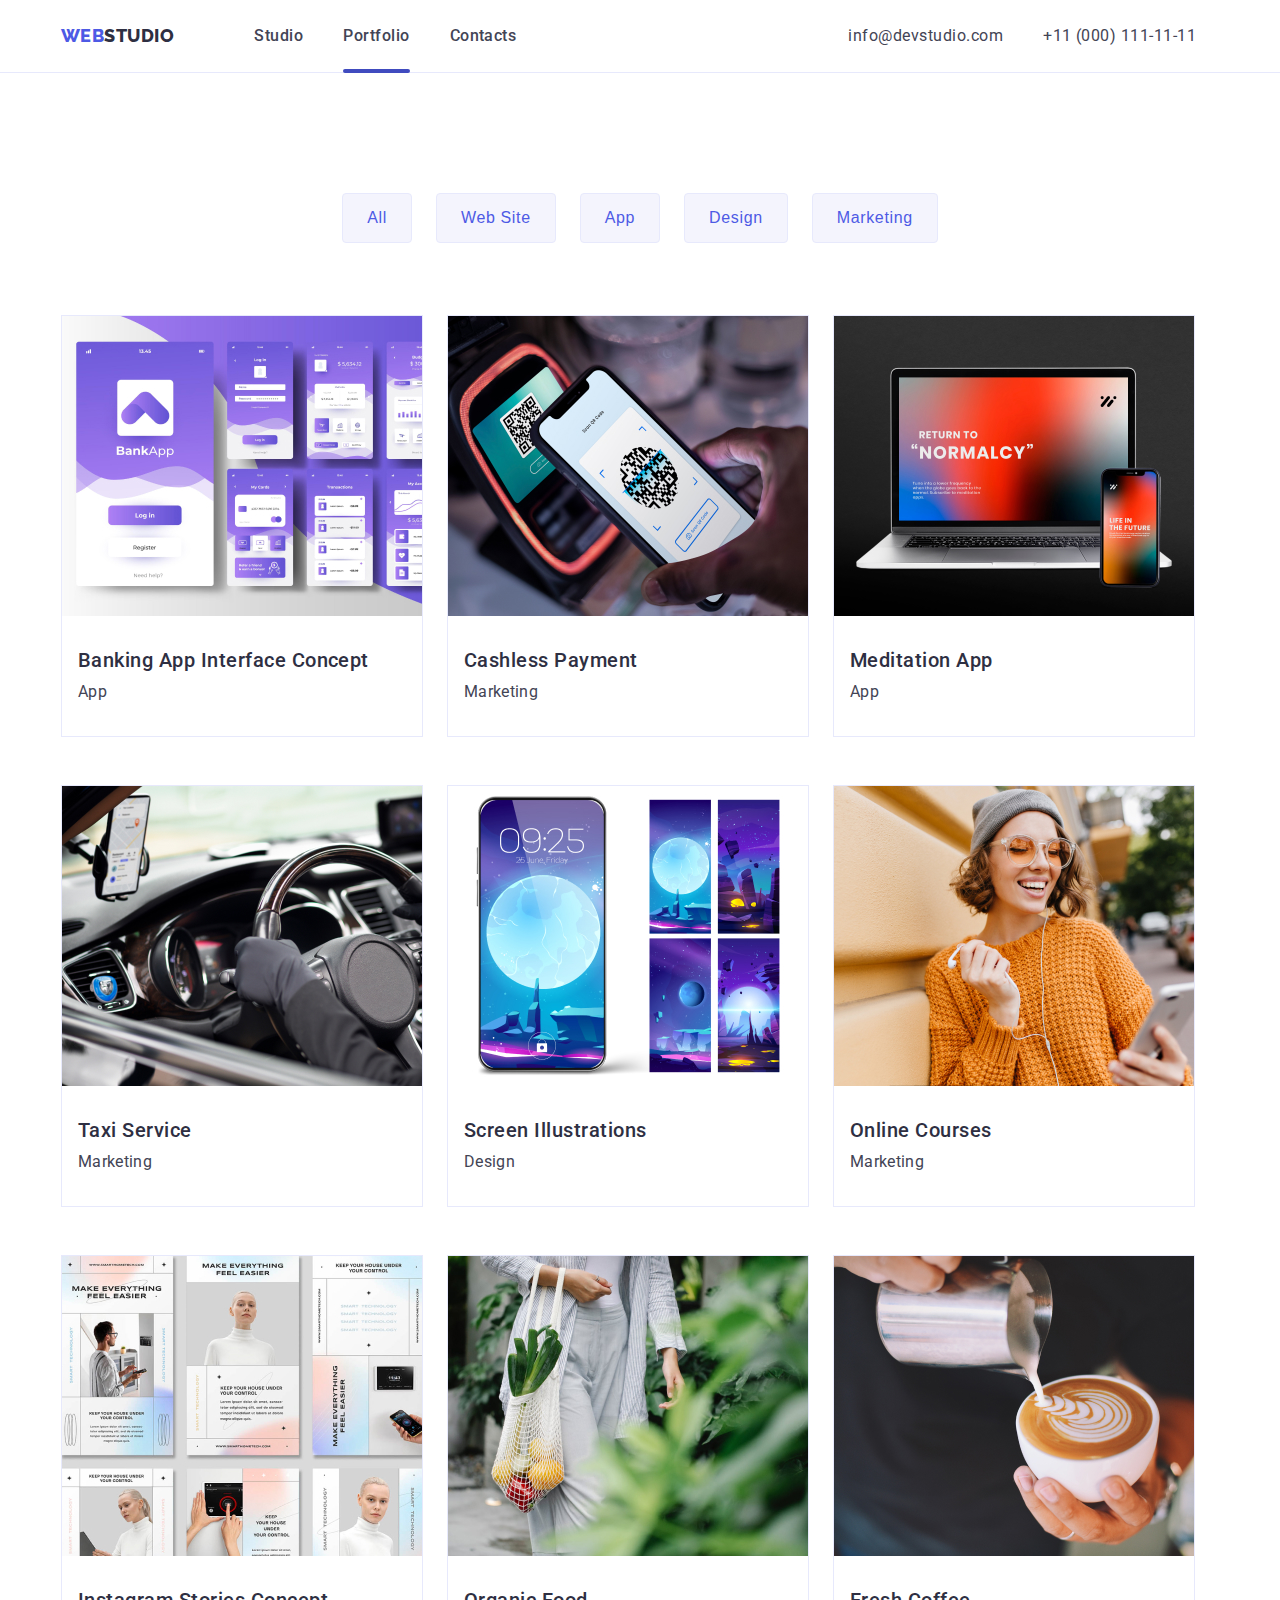
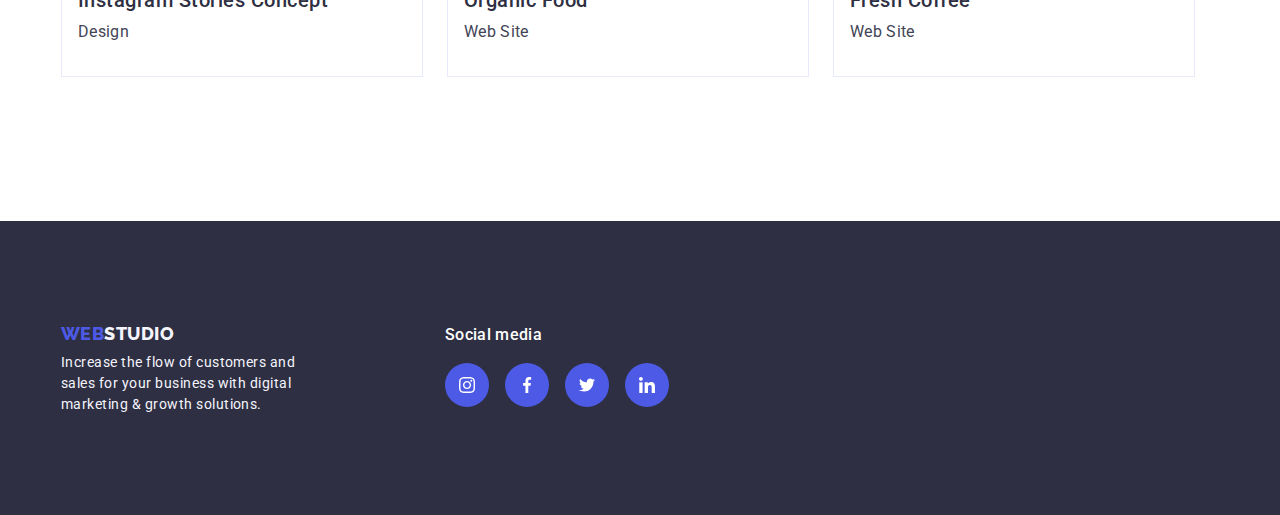
<file: portfolio.html>
<!DOCTYPE html>
<html lang="en">
<meta charset="UTF-8" />
<title>Portfolio</title>
<link rel="stylesheet" href="css/style.css" />
<link href="https://fonts.googleapis.com/css2?family=Raleway:wght@800&family=Roboto:wght@400;500;700;900&display=swap"
  rel="stylesheet" />

<body>
  <header class="main-header">
    <div class="header-container">
      <div class="menu">
        <nav class="main-header-nav">
          <a class="header-logo" href="index.html">WEB<span class="header-logo1">STUDIO</span></a>
          <ul class="nav-menu">
            <li>
              <a class="header-nav-link" href="index.html">Studio</a>
            </li>
            <li>
              <a class="header-nav-link menu-active" href="portfolio.html">Portfolio</a>
            </li>
            <li>
              <a class="header-nav-link" href="/">Contacts</a>
            </li>
          </ul>
        </nav>
        <address class="menu-contacts">
          <a class="main-header-ctas-items" href="mailto:info@devstudio.com">info@devstudio.com</a>
          <a class="main-header-ctas-items" href="tel:+11(000)111-11-11">+11 (000) 111-11-11</a>
        </address>
      </div>
    </div>
  </header>
  <main>
    <section class="feature-section">
      <div class="button-container">
        <h1 hidden>Features</h1>
        <ul class="buttons">
          <li><button class="button" type="button">All</button></li>
          <li><button class="button" type="button">Web Site</button></li>
          <li><button class="button" type="button">App</button></li>
          <li><button class="button" type="button">Design</button></li>
          <li><button class="button" type="button">Marketing</button></li>
        </ul>
        <ul class="features">
          <li class="feature-list">
            <a href="#" class="feature-card">
              <div class="feature-text">
                <img src="./images/projectcard1.jpg" alt="Mobile-Application" width="360" height="300" />
                <p class="feature-image-text">
                  14 Stylish and User-Friendly App Design Concepts · Task Manager App · Calorie Tracker App · Exotic
                  Fruit
                  Ecommerce App ·
                  Cloud Storage App
                </p>
              </div>
              <div class="feature-list-description">
                <h3 class="feature-heading">Banking App Interface Concept</h3>
                <p class="feature-desc">App</p>
              </div>
            </a>
          </li>
          <li class="feature-list">
            <a href="#" class="feature-card">
              <div class="feature-text">
                <img src="./images/projectcard2.jpg" alt="Scanning QR Code in phone camera" width="360" height="300" />
                <p class="feature-image-text">
                  14 Stylish and User-Friendly App Design Concepts · Task Manager App · Calorie Tracker App · Exotic
                  Fruit
                  Ecommerce App ·
                  Cloud Storage App
                </p>
              </div>
              <div class="feature-list-description">
                <h3 class="feature-heading">Cashless Payment</h3>
                <p class="feature-desc">Marketing</p>
              </div>
            </a>
          </li>
          <li class="feature-list">
            <a href="#" class="feature-card">
              <div class="feature-text">
                <img src="./images/projectcard3.jpg" alt="Laptop and Cellphone" width="360" height="300" />
                <p class="feature-image-text">
                  14 Stylish and User-Friendly App Design Concepts · Task Manager App · Calorie Tracker App · Exotic
                  Fruit
                  Ecommerce App ·
                  Cloud Storage App
                </p>
              </div>
              <div class="feature-list-description">
                <h3 class="feature-heading">Meditation App</h3>
                <p class="feature-desc">App</p>
              </div>
            </a>
          </li>
          <li class="feature-list">
            <a href="#" class="feature-card">
              <div class="feature-text">
                <img src="./images/projectcard1sec2.jpg" alt="Driving with phone navigation" width="360" height="300" />
                <p class="feature-image-text">
                  14 Stylish and User-Friendly App Design Concepts · Task Manager App · Calorie Tracker App · Exotic
                  Fruit
                  Ecommerce App ·
                  Cloud Storage App
                </p>
              </div>
              <div class="feature-list-description">
                <h3 class="feature-heading">Taxi Service</h3>
                <p class="feature-desc">Marketing</p>
              </div>
            </a>
          </li>
          <li class="feature-list">
            <a href="#" class="feature-card">
              <div class="feature-text">
                <img src="./images/projectcard2sec2.jpg" alt="Phone with wallpapers" width="360" height="300" />
                <p class="feature-image-text">
                  14 Stylish and User-Friendly App Design Concepts · Task Manager App · Calorie Tracker App · Exotic
                  Fruit
                  Ecommerce App ·
                  Cloud Storage App
                </p>
              </div>
              <div class="feature-list-description">
                <h3 class="feature-heading">Screen Illustrations</h3>
                <p class="feature-desc">Design</p>
              </div>
            </a>
          </li>
          <li class="feature-list">
            <a href="#" class="feature-card">
              <div class="feature-text">
                <img src="./images/projectcard3sec2.jpg" alt="Girl using her phone" width="360" height="300" />
                <p class="feature-image-text">
                  14 Stylish and User-Friendly App Design Concepts · Task Manager App · Calorie Tracker App · Exotic
                  Fruit
                  Ecommerce App ·
                  Cloud Storage App
                </p>
              </div>
              <div class="feature-list-description">
                <h3 class="feature-heading">Online Courses</h3>
                <p class="feature-desc">Marketing</p>
              </div>
            </a>
          </li>
          <li class="feature-list">
            <a href="#" class="feature-card">
              <div class="feature-text">
                <img src="./images/projectcard1sec3.jpg" alt="Website Platform" width="360" height="300" />
                <p class="feature-image-text">
                  14 Stylish and User-Friendly App Design Concepts · Task Manager App · Calorie Tracker App · Exotic
                  Fruit
                  Ecommerce App ·
                  Cloud Storage App
                </p>
              </div>
              <div class="feature-list-description">
                <h3 class="feature-heading">Instagram Stories Concept</h3>
                <p class="feature-desc">Design</p>
              </div>
            </a>
          </li>
          <li class="feature-list">
            <a href="#" class="feature-card">
              <div class="feature-text">
                <img src="./images/projectcard2sec3.jpg" alt="Fruits on a basket" width="360" height="300" />
                <p class="feature-image-text">
                  14 Stylish and User-Friendly App Design Concepts · Task Manager App · Calorie Tracker App · Exotic
                  Fruit
                  Ecommerce App ·
                  Cloud Storage App
                </p>
              </div>
              <div class="feature-list-description">
                <h3 class="feature-heading">Organic Food</h3>
                <p class="feature-desc">Web Site</p>
              </div>
            </a>
          </li>
          <li class="feature-list">
            <a href="#" class="feature-card">
              <div class="feature-text">
                <img src="./images/projectcard3sec3.jpg" alt="Cup filled with coffee" width="360" height="300" />
                <p class="feature-image-text">
                  14 Stylish and User-Friendly App Design Concepts · Task Manager App · Calorie Tracker App · Exotic
                  Fruit
                  Ecommerce App ·
                  Cloud Storage App
                </p>
              </div>
              <div class="feature-list-description">
                <h3 class="feature-heading">Fresh Coffee</h3>
                <p class="feature-desc">Web Site</p>
              </div>
            </a>
          </li>
        </ul>
    </section>
  </main>
  <footer class="footer">
    <div class="footer-container">
      <ul class="footer-contents">
        <div class="footer-logo-content">
          <li><a class="footer-logo" href="index.html">WEB<span class="footer-logo1">STUDIO</span></a></li>
          <li>
            <p class="footer-desc">
              Increase the flow of customers and sales for your business with digital
              marketing & growth solutions.
            </p>
          </li>
        </div>
        <div class="footer-social">
          <li>
            <h2 class="footer-icon-title">Social media</h2>
          </li>
          <li>
            <div class="footer-icon-container">
              <ul class="footer-social-icons">
                <li class="footer-social-list">
                  <svg class="social-icons">
                    <use href="./images/icons.svg#instagram" />
                  </svg>
                </li>
                <li class="footer-social-list">
                  <svg class="social-icons">
                    <use href="./images/icons.svg#facebook" />
                  </svg>
                </li>
                <li class="footer-social-list">
                  <svg class="social-icons">
                    <use href="./images/icons.svg#twitter" />
                  </svg>
                </li>
                <li class="footer-social-list">
                  <svg class="social-icons">
                    <use href="./images/icons.svg#linkedin" />
                  </svg>
                </li>
              </ul>
            </div>
          </li>
        </div>
      </ul>
    </div>
  </footer>
</body>

</html>
</file>
<file: css/style.css>
:root {
    --cornflower: #E7E9FC;
    --iris: #4D5AE5;
    --navyblue: #2E2F42;
    --slate: #434455;
    --white: #FFF;
    --cloud: #F4F4FD;
    --ocean: #404BBF;
    --text-color: #757575;
    --light-slate: #8E8F99;
    --GREEN: #31D0AA;
    --light-slate: #8E8F99;
    --dairy: #fcfcfc;
}

body {
    background-color: var(--white);
    color: var(--text-color);
    font-family: "roboto", sans-serif;
    font-size: 16px;
    letter-spacing: 0.03em;
}

* {
    margin: 0;
}

h1,
h2,
h3,
h4,
h5,
h6,
p {
    margin: 0;
}

ul {
    list-style: none;
    padding-left: 0;
    margin: 0;
}

a {
    text-decoration: none;
}

img {
    display: block;
    max-width: 100%;
    height: auto;
}

address {
    font-style: normal;
}

.header-container {
    width: 1158px;
    padding: 0px 15px;
    margin-left: auto;
    margin-right: auto;
}

.main-header {    
    border-bottom: 1px solid var(--cornflower);
    background: var(--white);
    padding: 24px 0px;
}

.menu,
.nav-menu,
.main-header-nav,
.menu-contacts {
    display: inline-flex;
    align-items: center;
}

.header-logo {
    margin-right: 80px;
    color: var(--iris);
    font-family: "Raleway", sans-serif;
    font-size: 18px;
    font-weight: 800;
    line-height: 1.16em;
    text-transform: uppercase;
}

.header-logo1 {
    color: var(--navyblue);
    font-family: 'Raleway', sans-serif;
    font-size: 18px;
    font-weight: 800;
    line-height: 1.16em;
    text-transform: uppercase;
}

.header-nav-link {
    position: relative;
    transition: width 250ms cubic-bezier(0.4, 0, 0.2, 1);
}

.header-nav-link:hover::after {
    width: 100%;
}

.header-nav-link::after {
    content: '';
    border-radius: 2px;
    background-color: var(--ocean);
    height: 4px;
    width: 0;
    position: absolute;
    left: 0px;
    bottom: -28px;
    transition: width 250ms cubic-bezier(0.4, 0, 0.2, 1);
}

.menu-active::after {
    width: 100%;
}


.nav-menu {
    gap: 40px;
    font-weight: 500;
    line-height: 24px;
}

.header-nav-link {
    color: var(--slate);
}

.header-nav-link:hover,
.header-nav-link:focus,
.header-nav-link:active,
.main-header-ctas-items:hover,
.main-header-ctas-items:focus,
.main-header-ctas-items:active {
    color: blue;
}

.menu-contacts {
    margin-left: 332px;
    gap: 40px;
}

.main-header-ctas-items {
    color: var(--slate);
    font-weight: 400;
    line-height: 1.5em;
    font-style: normal;
}

.order-section-container {
    width: 1158px;
    padding: 0px 15px;
    margin-left: auto;
    margin-right: auto;
    display: flex;
    align-items: center;
    flex-direction: column;
}

.order-section {
    padding-top: 188px;
    padding-bottom: 188px;
    background: linear-gradient(rgba(46, 47, 66, 0.70), rgba(46, 47, 66, 0.70)), url('../images/people-office.png');
    max-width: 1440px;
    margin: 0 auto;
    background-repeat: no-repeat;
    background-position: center;
    background-size: cover;
}

.order-header {
    width: 496px;
    color: var(--white);
    text-align: center;
    font-size: 56px;
    font-weight: 700;
    line-height: 1.07em;
    letter-spacing: 1.12px;
    margin-bottom: 48px;
}

.order-button {
    padding: 16px 32px;
    gap: 10px;
    border-radius: 4px;
    background: var(--iris, #4D5AE5);
    box-shadow: 0px 4px 4px 0px rgba(0, 0, 0, 0.15);
    color: var(--white, #FFF);
    font-size: 16px;
    font-style: normal;
    font-weight: 500;
    line-height: 24px;
    letter-spacing: 0.64px;
    cursor: pointer;
}

.order-button:hover,
.order-button:focus,
.order-button:active {
    padding: 16px 32px;
    align-items: flex-start;
    border-radius: 4px;
    background: var(--ocean);
    box-shadow: 0px 2px 2px 0px rgba(0, 0, 0, 0.12), 0px 2px 1px 0px rgba(0, 0, 0, 0.08), 0px 3px 1px 0px rgba(0, 0, 0, 0.10);
    color: var(--white);
    text-align: center;
    font-weight: 500;
    letter-spacing: 0.64px;
    cursor: pointer;
    transition: background-color 250ms cubic-bezier(0.4, 0, 0.2, 1);
}

.feature-section-container {
    width: 1158px;
    padding: 0px 15px;
    margin-left: auto;
    margin-right: auto;
}

.feature-section {
    padding-top: 120px;
    padding-bottom: 120px;
}

.feature {
    display: flex;
    gap: 24px;
}

.feature-items {
    width: 264px;
}

.feature-items-icon {
    display: flex;
    justify-content: center;
    border-radius: 4px;
    background: var(--CLOUD, #F4F4FD);
    padding: 24px 0px;
}

.feature-header {
    color: var(--navyblue);
    font-size: 20px;
    font-weight: 500;
    line-height: 24px;
    letter-spacing: 0.4px;
    margin-bottom: 8px;
    margin-top: 8px;
}

.feature-description {
    color: var(--slate);
    font-size: 16px;
    font-weight: 400;
    line-height: 24px;
    letter-spacing: 0.32px;
}

.product-section-container {
    width: 1158px;
    padding: 0px 15px;
    margin-left: auto;
    margin-right: auto;
}

.product-section {
    padding-bottom: 120px;
}

.product-heading {
    color: var(--navyblue, #2E2F42);
    text-align: center;
    font-size: 36px;
    font-weight: 700;
    line-height: 40px;
    letter-spacing: 0.72px;
    text-transform: capitalize;
    margin-bottom: 72px;
}

.products {
    display: flex;
    flex-wrap: wrap;
    gap: 24px;
}

.product-item {
    flex-basis: calc((100% - 72px) / 3);
}

.team-section-container {
    width: 1158px;
    padding: 0px 15px;
    margin-left: auto;
    margin-right: auto;
}

.team-section {
    padding: 120px 0px;
    background-color: var(--cloud);
}

.team-section-header {
    color: var(--navyblue, #2E2F42);
    font-size: 36px;
    font-weight: 700;
    line-height: 40px;
    letter-spacing: 0.72px;
    text-transform: capitalize;
    text-align: center;
    margin-bottom: 72px;
}

.team-description {
    padding: 32px 0px;
    text-align: center;
}

.teams {
  display: flex;
  flex-wrap: wrap;
  gap: 24px;
}

.team-items {
    border-radius: 0px 0px 4px 4px;
    background: var(--white, #FFF);
    box-shadow: 0px 2px 1px 0px rgba(46, 47, 66, 0.08), 0px 1px 1px 0px rgba(46, 47, 66, 0.16), 0px 1px 6px 0px rgba(46, 47, 66, 0.08);
}

.team-name {
    padding-bottom: 8px;
}

.social-icons {
    width: 16px;
    height: 16px;
    cursor: pointer;
    fill: var(--white);
}

.social-list {
    background-color: var(--iris);
    border-radius: 22px;
    width: 44px;
    height: 44px;
    display: flex;
    align-items: center;
    justify-content: center;
}

.social-list:hover {
    background-color: var(--ocean);
    transition: background-color 250ms cubic-bezier(0.4, 0, 0.2, 1);
}

.team-social-icons {
    display: flex;
    flex-direction: row;
    justify-content: space-evenly;
}

.team-items-description {
    margin-bottom: 8px;
}

.client-section-header {
    color: var(--navyblue);
    text-align: center;
    font-size: 36px;
    font-style: normal;
    font-weight: 700;
    line-height: 40px;
    letter-spacing: 0.72px;
    text-transform: capitalize;
    margin-bottom: 72px;
}

.client-section {
    padding: 120px 0px;
}

.client-container {
    width: 1158px;
    padding: 0px 15px;
    margin-left: auto;
    margin-right: auto;
}

.clients {
    display: flex;
    flex-wrap: wrap;
    gap: 24px;
    justify-content: center;
}

.client-list {
    border-radius: 4px;
    border: 1px solid var(--light-slate);
}

.client-list:hover {
    border-radius: 4px;
    border: 1px solid var(--ocean);
    transition: border 250ms cubic-bezier(0.4, 0, 0.2, 1);
}

.client-icon-container {
    display: flex;
    justify-content: center;
    align-items: center;
}

.client-icons {
    width: 104px;
    height: 56px;
    padding: 16px 32px;
    cursor: pointer;
    fill: var(--light-slate);
}

.client-icons:hover {
    fill: var(--ocean);
    transition: fill 250ms cubic-bezier(0.4, 0, 0.2, 1);
}

.footer-container {
    width: 1158px;
    padding: 0px 15px;
    margin-left: auto;
    margin-right: auto;
}


.footer-contents {
    display: flex;
    gap: 120px;
}

.footer-icon-title {
    color: var(--WHITE, #FFF);
    font-size: 16px;
    font-weight: 500;
    line-height: 24px;
    letter-spacing: 0.32px;
    margin-bottom: 16px;
}

.footer {
    padding: 101.5px 0px 100px 0px;
    background: var(--navyblue);
}

.footer-logo {
    color: var(--iris);
    font-family: 'Raleway', sans-serif;
    font-size: 18px;
    font-weight: 800;
    text-transform: uppercase;
    margin-bottom: 8px;
}

.footer-logo1 {
    color: var(--cloud);
    font-family: 'Raleway', sans-serif;
    font-size: 18px;
    font-weight: 800;
    line-height: 1.16;
    text-transform: uppercase;
}

.footer-desc {
    width: 264px;
    color: var(--cloud);
    font-size: 14px;
    font-weight: 400;
    line-height: 1.5em;
    margin-top: 8px;
}

.footer-social-list {
    background-color: var(--iris);
    border-radius: 22px;
    width: 44px;
    height: 44px;
    display: flex;
    align-items: center;
    justify-content: center;
}

.footer-social-list:hover {
    background-color: var(--GREEN);
    transition: background-color 250ms cubic-bezier(0.4, 0, 0.2, 1);
}

.footer-social {
    display: flex;
    flex-direction: column;
}

.footer-social-icons {
    display: inline-flex;
    gap: 16px;
}

.button-container {
    width: 1158px;
    padding: 0px 15px;
    margin-left: auto;
    margin-right: auto;
}

.buttons {
    display: flex;
    flex-wrap: wrap;
    gap: 24px;
    justify-content: center;
    margin-bottom: 72px;
}

.button {
    flex-basis: calc(100% - 120px / 5);
    padding: 12px 24px;
    border-radius: 4px;
    border: 1px solid var(--cornflower);
    background: var(--cloud);
    color: var(--iris);
    text-align: center;
    font-size: 16px;
    font-weight: 500;
    line-height: 1.5em;
    letter-spacing: 0.64px;
}

.button:hover,
.button:focus,
.button:active {
    padding: 12px 24px;
    align-items: flex-start;
    border-radius: 4px;
    background: var(--ocean);
    box-shadow: 0px 2px 2px 0px rgba(0, 0, 0, 0.12), 0px 2px 1px 0px rgba(0, 0, 0, 0.08), 0px 3px 1px 0px rgba(0, 0, 0, 0.10);
    color: var(--white);
    text-align: center;
    font-weight: 500;
    line-height: 1.5em;
    letter-spacing: 0.64px;
    cursor: pointer;
    transition: background-color 250ms cubic-bezier(0.4, 0, 0.2, 1);
}

.features {
    display: flex;
    flex-wrap: wrap;
    gap: 24px;
}

.feature-list {
    margin-bottom: 24px;
    border: 1px solid var(--cornflower, #E7E9FC);
    background: var(--white, #FFF);
}

.feature-text {
    position: relative;
    overflow: hidden;
}

.feature-image-text {
    position: absolute;
    top: 0;
    padding: 40px 32px 164px 32px;
    background-color: var(--iris);
    color: var(--cloud);
    font-size: 16px;
    font-weight: 400;
    line-height: 24px;
    letter-spacing: .32px;
    transform: translateY(100%);
    transition: transform 250ms cubic-bezier(0.4, 0, 0.2, 1);
}

.feature-card:hover .feature-image-text {
    transform: translateY(0);
}

.feature-list:hover {
    border: 1px solid var(--CLOUD, #F4F4FD);
    background: var(--WHITE, #FFF);
    box-shadow: 0px 2px 1px 0px rgba(46, 47, 66, 0.08), 0px 1px 1px 0px rgba(46, 47, 66, 0.16), 0px 1px 6px 0px rgba(46, 47, 66, 0.08);
    cursor: pointer;
    transition: background-color 250ms cubic-bezier(0.4, 0, 0.2, 1),
    transition: box-shadow 250ms cubic-bezier(0.4, 0, 0.2, 1),
    transition: border 250ms cubic-bezier(0.4, 0, 0.2, 1);
}

.feature-heading {
    color: var(--navyblue);
    font-size: 20px;
    font-weight: 500;
    line-height: 1.2em;
    margin-bottom: 8px;
}

.feature-desc {
    color: var(--slate);
    font-size: 16px;
    font-weight: 400;
    letter-spacing: 0.32px;
    line-height: 1.5em;
}

.feature-list-description {
    padding: 32px 16px;
}

.backdrop {
    display: block;
    position: fixed;
    top: 0;
    left: 0;
    width: 100%;
    height: 100%;
    background-color: rgba(46, 47, 66, 0.4);
    opacity: 1;
    transition: opacity 250ms cubic-bezier(0.4, 0, 0.2, 1);
}

.backdrop.is-hidden {
    opacity: 0;
    pointer-events: none;
}

.modal {
    position: absolute;
    top: 50%;
    left: 50%;
    min-width: 400px;
    min-height: 584px;
    background-color: var(--dairy);
    border-radius: 4px;
    box-shadow: 0px 2px 1px 0px rgba(0, 0, 0, 0.20), 0px 1px 3px 0px rgba(0, 0, 0, 0.12), 0px 1px 1px 0px rgba(0, 0, 0, 0.14);
    transform: translate(-50%, -50%) scale(1);
    transition: transform 250ms cubic-bezier(0.4, 0, 0.2, 1);
}

.modal-close {
    width: 24px;
    height: 24px;
    background-color: var(--cornflower);
    border-radius: 50%;
    border: 1px solid rgba(46, 47, 66, 0.4);
    position: absolute;
    right: 24px;
    top: 21px;
    color: var (--navyblue);
}

.modal-close-icon {
    width: 8px;
    height: 8px;
    fill: currentColor;
    transition: color 250ms cubic-bezier(0.4, 0, 0.2, 1);
}

.modal-close:hover {
    color: var(--cloud);
    background-color: var(--ocean);
    border-color: var(--ocean);
    cursor: pointer;
}

.modal {
    padding: 30px;
    width: 408px;
}

.user-contact {
    margin-top: 12px;
}

.user-contact label {
    display: block;
    margin-top: 12px;
}

.user-contact input,
.user-contact textarea {
    margin-top: 4px;
    display: block;
    width: 100%;
}

label.user-contact-checkbox {
    display: flex;
}

.user-contact-checkbox input {
    width: 16px;
    height: 16px;
    margin-right: 8px;
}
</file>
